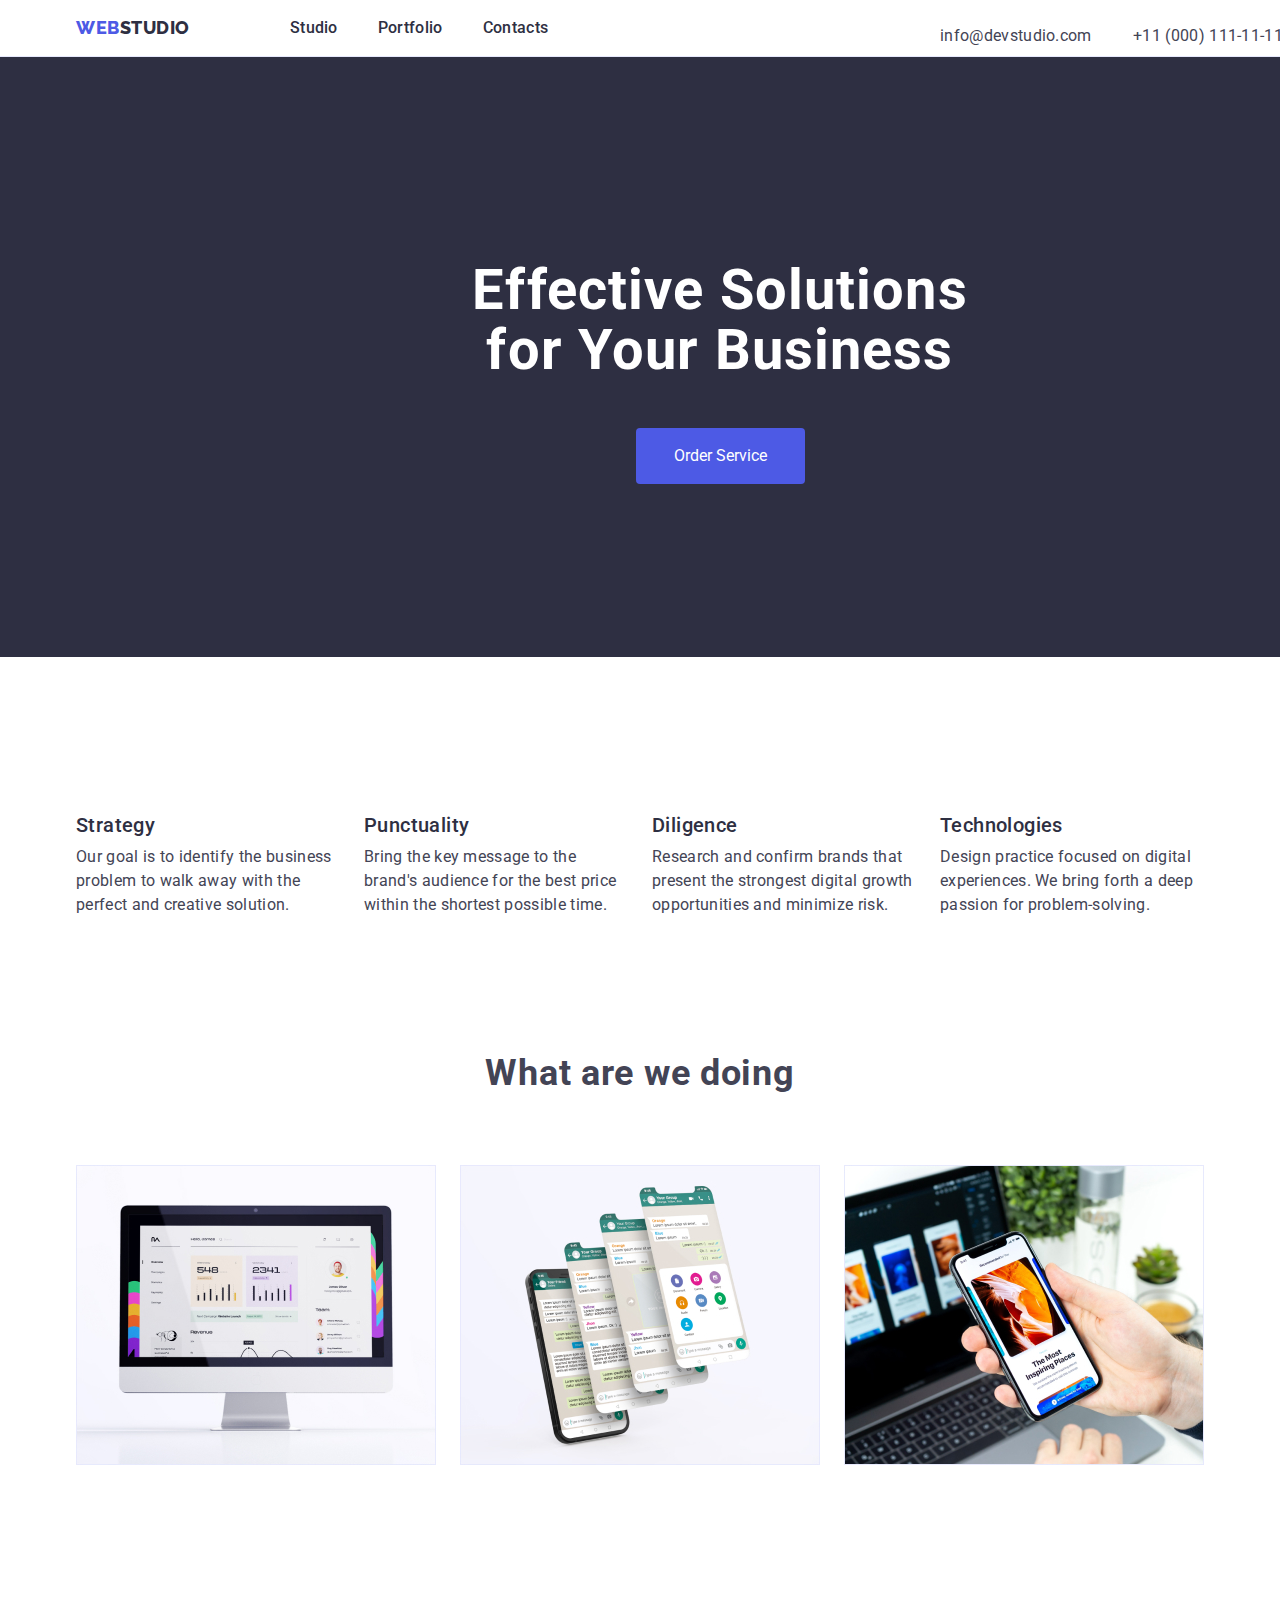
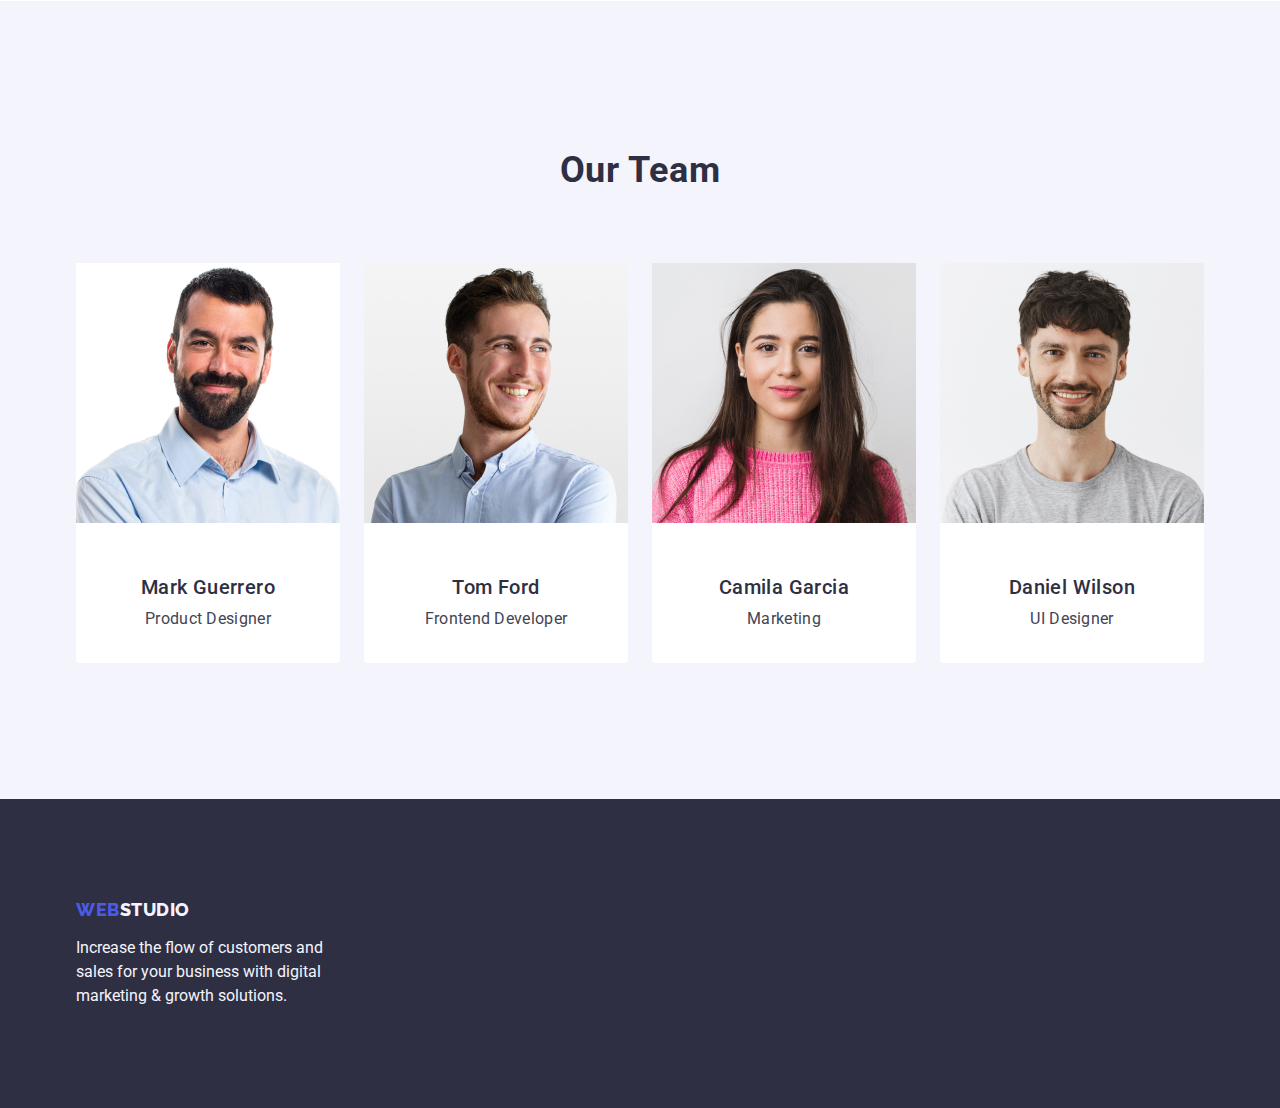
<file: index.html>
<!DOCTYPE html>
<html lang="en">
<head>
    <meta charset="UTF-8">
    <meta http-equiv="X-UA-Compatible" content="IE=edge">
    <meta name="viewport" content="width-device-width, initial -scale-1.0">
    <meta
        name="description"
        content="Effective Solutions
        for Your Business"
    >
    <title>
        WebStudio
    </title>
    <link rel="preconnect" href="https://fonts.googleapis.com">
    <link rel="preconnect" href="https://fonts.gstatic.com" crossorigin>
    <link href="https://fonts.googleapis.com/css2?family=Raleway:wght@800&family=Roboto:wght@400;500;700&display=swap" rel="stylesheet">
    <link rel="stylesheet" href="https://cdnjs.cloudflare.com/ajax/libs/modern-normalize/1.1.0/modern-normalize.min.css"/>
    <link rel="icon" type="image/png" sizes="32x32" href="./images/favicon-32x32.png">
    <link rel="stylesheet" href="./css/styles.css">
    
</head>
<body>
    
    <header class="header">
        <div class="navigator container">

    

        <nav class="discript"> 
            <a class="logo link" href="./index.html">Web<span class="span link">Studio</span></a>
            
            <ul class="page list">
                <li>
                    <a class="nav link" href="./index.html">Studio</a>
                </li>
                <li>
                    <a class="nav link" href="./portfolio.html">Portfolio</a>
                </li>
                <li>
                     <a class="nav link" href="">Contacts</a>
                </li>
            </ul>
            
            
        </nav>
            <address>
                <ul class="contakts list">
                    <li>
                    <a class="mail link" href="mailto:info@devstudio.com" target="_blank" rel="noopener noreferrer">info@devstudio.com</a>
                    </li>
                    <li>
                    <a class="tel link" href="tel:+110001111111">+11 (000) 111-11-11</a>
                    </li>

                </ul>
            
            </address>
        </div>          
        
    </header>
    
    <main>
        
        <section class="hero">
            <div class="container">
            
            <h1 class="hero-solution">Effective Solutions
                for Your Business
            </h1>
            <button type="button" class="btn">Order Service</button>
            </div>
            

        </section>
        
        <section class="strategy">
            <div class="container">
            <h2 class="hidden" hidden>стратегія </h2>
            <ul class="techno list">
                <li class="element">
                    <h3 class="name-class">Strategy</h3>
                    <p class="front-class">Our goal is to identify the business
                    problem to walk away with the perfect and creative solution.
                    </p>
                </li>
                <li class="element">
                    <h3 class="name-class">Punctuality</h3>
                    <p class="front-class">Bring the key message to the brand's audience for the best price within the shortest possible time.
                    </p>
                </li>
                <li class="element">
                    <h3 class="name-class">Diligence</h3>
                    <p class="front-class">Research and confirm brands that present the strongest digital growth opportunities and minimize risk.
                    </p>
                </li>
                <li class="element">
                    <h3 class="name-class">Technologies</h3>
                    <p class="front-class">Design practice focused on digital experiences. We bring forth a deep passion for problem-solving.           
                    </p>
                </li>
            </ul>
            </div>
            
            

        </section>
        <section class="foto">
            <div class="container">
            <h2 class="work">What are we doing</h2>
            <ul class="rectangle list">
                <li class="what">
                    <img  src="./images/Rectangle71.jpg" alt="Rectangle 71" width="360">
                </li>
                <li class="what">
                    <img  src="./images/Rectangle71(1).jpg" alt="Rectangle 71 (1)" width="360">
                </li>
                <li class="what">
                    <img  src="./images/Rectangle71(2).jpg" alt="Rectangle 7 (2)" width="360">
                </li>
            </ul>
            </div>
            
    
        </section>
        <section class="comand">
            <div class="container">
            <h2 class="team">Our Team</h2>
            <ul class="item list">
                <li class="team-item">
                
                    <img src="./images/img.jpg" alt="img.jpg" width="264">
                    <div class="people">
                
                    <h3 class="name">Mark Guerrero</h3>
                    <p class="front">Product Designer</p>
                    </div>
                </li>
                <li class="team-item">
                
                    <img src="./images/img(1).jpg" alt="img (1).jpg" width="264">
                    <div class="people">
                    <h3 class="name">Tom Ford</h3>
                    <p class="front">Frontend Developer</p>
                    </div>
                </li>
                <li class="team-item">
                
                    <img src="./images/img(2).jpg" alt="img (2).jpg" width="264">
                    <div class="people">
                    <h3 class="name">Camila Garcia</h3>
                    <p class="front">Marketing</p>
                    </div>
                </li>
                <li class="team-item">
                
                    <img src="./images/img(3).jpg" alt="img (3).jpg" width="264">
                    <div class="people">
                    <h3 class="name">Daniel Wilson</h3>
                    <p class="front">UI Designer</p>
                    </div>
                </li>
            </ul>
            </div>
            
            
            
            
                

        </section>
    </main>
    <footer class="footer">
        <div class="container">
        <a  href="./index.html" class="web link">Web<span class="studio link">Studio</span></a>                       
        <p class="text">Increase the flow of customers and sales for your business with digital marketing & growth solutions.</p>
        </div>  
        
        
    </footer>
    
        
</body>
</html>
</file>
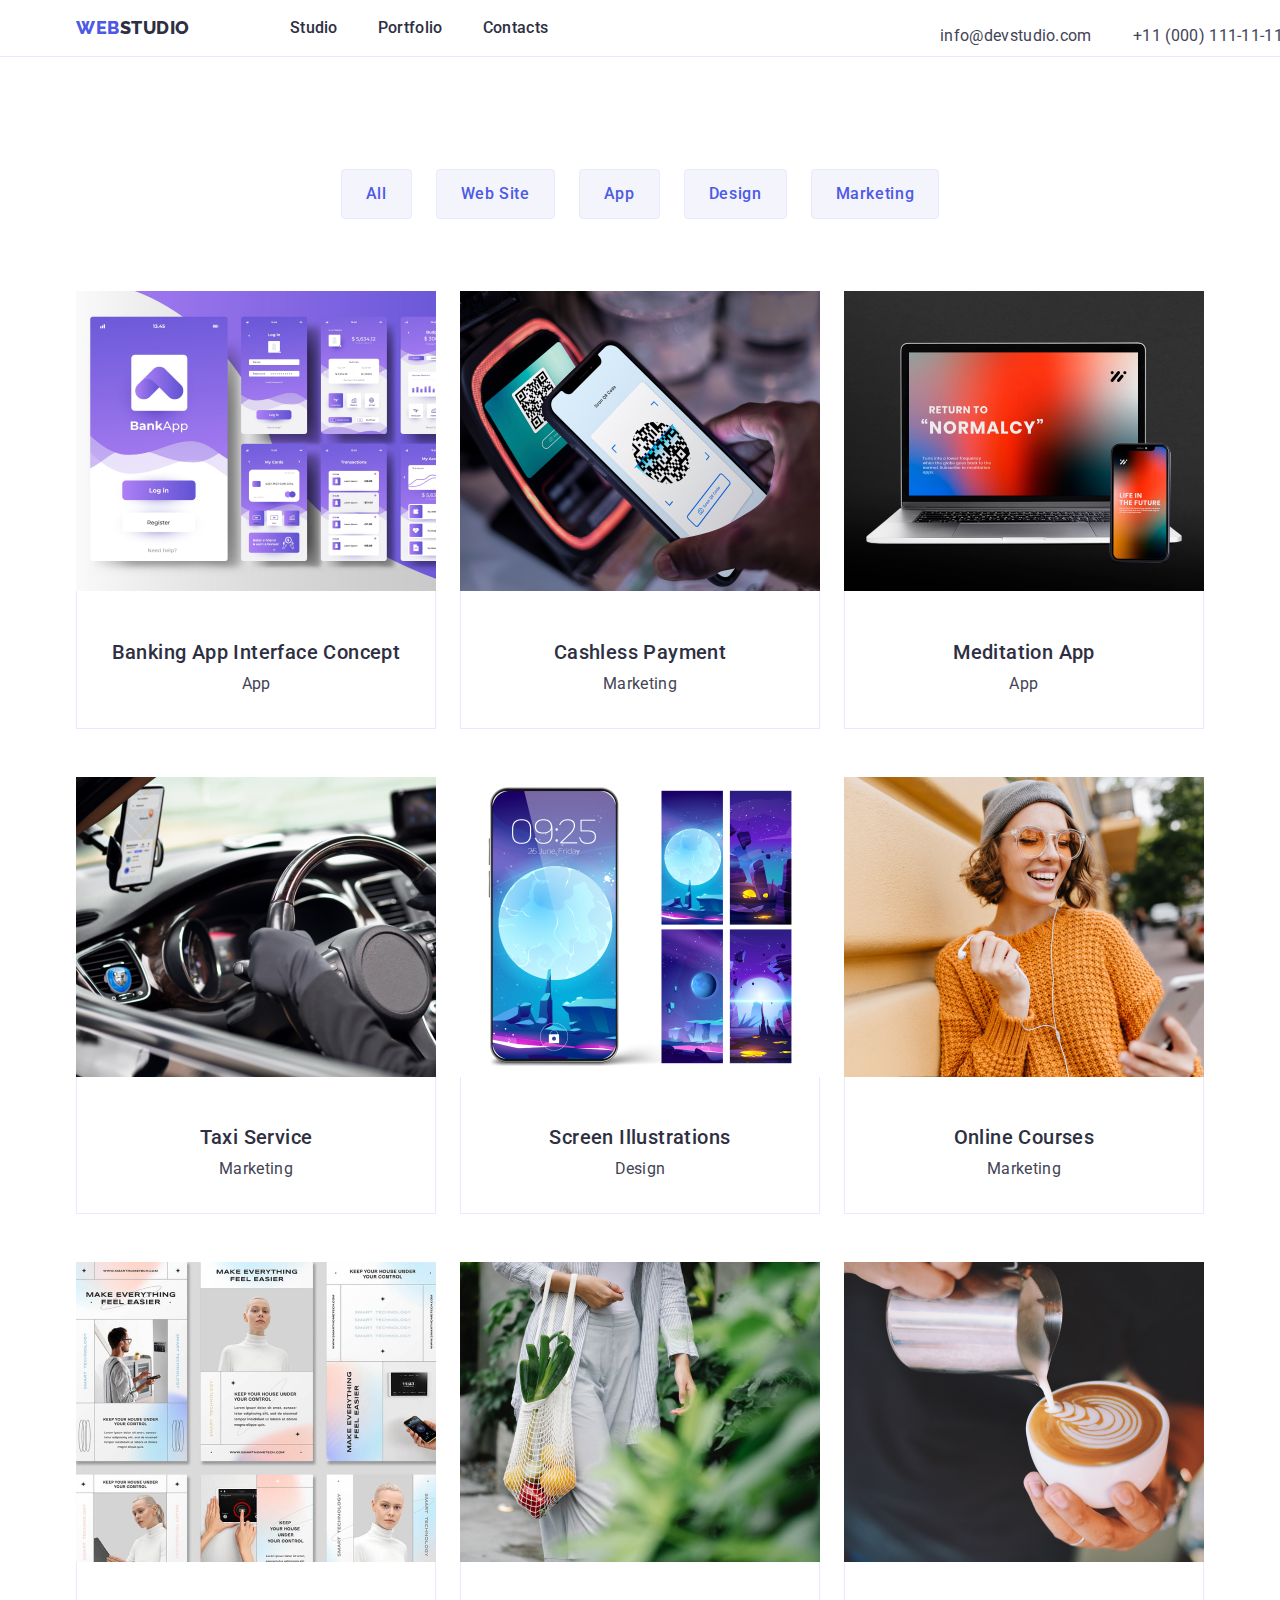
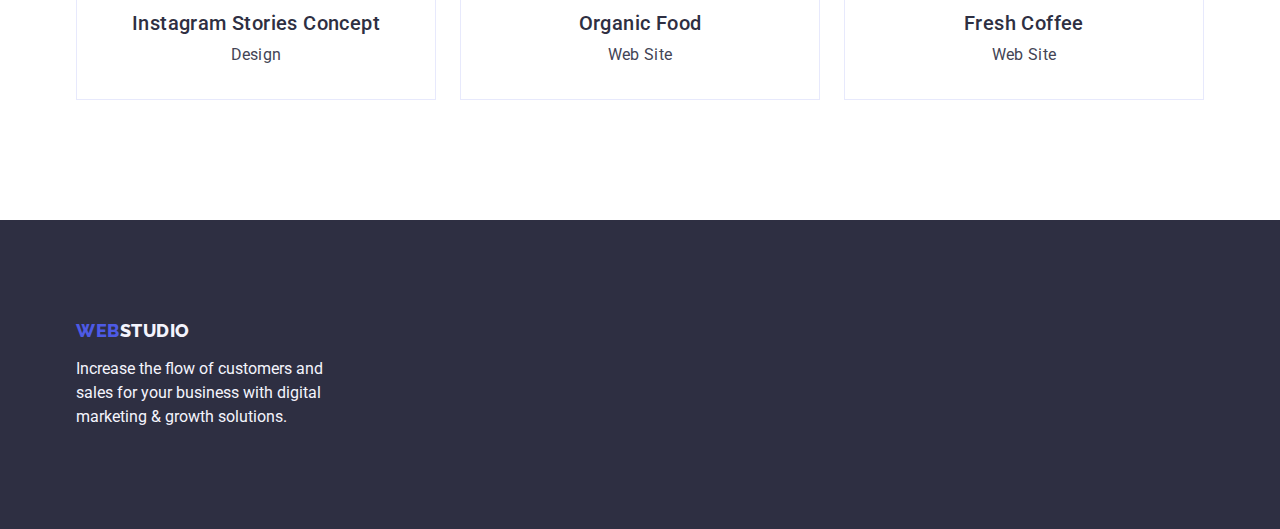
<file: portfolio.html>
<!DOCTYPE html>
<html lang="en">
<head>
    <meta charset="UTF-8">
    <meta http-equiv="X-UA-Compatible" content="IE=edge">
    <meta name="viewport" content="width=device-width, initial-scale=1.0">
    <title>Portfolio</title>
    <link rel="preconnect" href="https://fonts.googleapis.com">
    <link rel="preconnect" href="https://fonts.gstatic.com" crossorigin>
    <link href="https://fonts.googleapis.com/css2?family=Raleway:wght@800&family=Roboto:wght@400;500;700&display=swap" rel="stylesheet">
    <link rel="stylesheet" href="https://cdnjs.cloudflare.com/ajax/libs/modern-normalize/1.1.0/modern-normalize.min.css"/>
    <link rel="icon" type="image/png" sizes="32x32" href="./images/favicon-32x32.png">
    <link rel="stylesheet" href="./css/styles.css">
</head>
<body>
    <header class="header">
        <div class="navigator container">
        <nav class="discript">
             <a  href="./index.html" target="_parent" class="logo link">Web<span class="span link">Studio</span></a>
            <ul class="page list">
                <li><a class="nav link" href="./index.html">Studio</a></li>
                <li><a class="nav link" href="./portfolio.html">Portfolio</a></li>
                <li><a class="nav link" href="">Contacts</a></li>
            </ul>
        </nav>
        <address>
            <ul class="contakts list">
                <li>
                    <a class="mail link" href="mailto:info@devstudio.com" target="_blank" rel="noopener noreferrer">info@devstudio.com</a>
                </li>
                <li>
                    <a class="tel link" href="tel:+110001111111">+11 (000) 111-11-11</a>
                </li>

            </ul>
            
        </address>
        </div>
                
    </header>
    <main>
        <section class="offer">
            <div class="container">
            <h1 hidden>не може бути пустим</h1>
        
            <ul class="port list">
                <li>
                    <button class="portfolio" type="button">All</button>
                </li>
                <li>
                    <button class="portfolio" type="button">Web Site</button>
                </li>
                <li>
                    <button class="portfolio" type="button">App</button>
                </li>
                <li>
                    <button class="portfolio" type="button">Design</button>
                </li>
                <li>
                    <button class="portfolio" type="button">Marketing</button>
                </li>
                
            </ul>
            
            
        
        
            <ul class="discript list">
                <li class="bank">
                    
                    <a class="link" href="./images2/img5.jpg">
                    <img src="./images2/img5.jpg" alt="Banking" width="360">
                        
                        
                   
                        
                        <div class="interface">
                        <h2 class="name">Banking App Interface Concept</h2>
                        <p class="front">App</p>
                         </div>
                    </a>
                </li>
                <li class="bank">
                    
                    <a class="link" href="./images2/img6.jpg">
                    <img src="./images2/img6.jpg" alt="Cashless" width="360">
                        
                    
                        
                        <div class="interface">
                        <h2 class="name">Cashless Payment</h2>
                        <p class="front">Marketing</p>
                        </div>
                    </a>
                </li>
                <li class="bank">
                    
                    <a class="link" href="./images2/img7.jpg">
                    <img src="./images2/img7.jpg" alt="Meditation" width="360">
                        
                    
                        
                        <div class="interface">
                        <h2 class="name"> Meditation App</h2>
                        <p class="front">App</p>
                        </div>
                    </a>
                </li>
           
        
            
                <li class="bank">
                    
                    <a class="link" href="./images2/img8.jpg">
                    <img src="./images2/img8.jpg" alt="Taxi Service" width="360">
                        
                   
                        
                        <div class="interface">
                        <h2 class="name">Taxi Service</h2>
                        <p class="front">Marketing</p>
                        </div>
                    </a>
                </li>
                <li class="bank">
                   
                    <a class="link" href="./images2/img9.jpg">
                    <img src="./images2/img9.jpg" alt="Online Courses" width="360">
                        
                    
                        
                        <div class="interface">
                        <h2 class="name">Screen Illustrations</h2>
                        <p class="front">Design</p>
                        </div>
                    </a>
                </li>
                <li class="bank">
                    
                    <a class="link" href="./images2/img10.jpg">
                    <img src="./images2/img10.jpg" alt="Online Courses" width="360">
                        
                    
                        
                        <div class="interface">
                        <h2 class="name">Online Courses</h2>
                        <p class="front">Marketing</p>
                        </div>
                    </a>
                </li>
            
        
          
                <li class="bank">
                    
                    
                    <a class="link" href="./images2/img11.jpg">
                    <img src="./images2/img11.jpg" alt="Instagram Stories" width="360">
                        
                    
                        
                        <div class="interface">
                        <h2 class="name">Instagram Stories Concept</h2>
                        <p class="front">Design</p>
                        </div>
                    </a>
                </li>
                <li class="bank">
                    
                    <a class="link" href="./images2/img12.jpg">
                    <img src="./images2/img12.jpg" alt="Organic Food" width="360">
                        
                        
                   
                        
                        <div class="interface">
                        <h2 class="name">Organic Food</h2>
                        <p class="front">Web Site</p>
                        </div>
                    </a>
                </li>
                <li class="bank">
                    
                    <a class="link" href="./images2/img13.jpg">
                    <img src="./images2/img13.jpg" alt="Fresh Coffee" width="360">
                        
                    
                        
                        <div class="interface">
                        <h2 class="name">Fresh Coffee</h2>
                        <p class="front">Web Site</p>
                        </div>
                    </a>
                </li>
            </ul>
            </div>
        </section>
    </main>
    <footer class="footer">
        <div class="container">
        <a  href="./index.html" class="web link">Web<span class="studio link">Studio</span></a>           
        <p class="text">Increase the flow of customers and sales for your business with digital marketing & growth solutions.</p>
        </div>  
        
        
    </footer>
    
</body>
</html>
</file>
<file: css/styles.css>
:root {
    --back-color: #ffffff;
    --navy-blue: #2e2f42;
    --cloud: #f4f4fd;
    --iris: #4d5ae5;
    --ocean: #404bbf;
    --slate: #434455;
}
* {
    box-sizing: border-box;
}
body {
    font-family: "Roboto", sans-serif;
    color: var(--slate);
    background-color: var(--back-color);
    margin-left: auto;
    margin-right: auto;
    margin: 0%;
    padding: 0%;
}
.logo {
    font-family: "Raleway", sans-serif;
    font-weight: 800;
    font-size: 18px;
    line-height: 1.17;
    letter-spacing: 0.03em;
    text-transform: uppercase;
    color: var(--iris);
    margin-right: 76px;
}
img {
    display: block;
}
      
.link {
    text-decoration: none;
}

.span {
    color: var(--navy-blue);
   
}
.list {
     list-style: none;
}
.nav {
    font-weight: 500;
    font-size: 16px;
    line-height: 1.5;
    letter-spacing: 0.02em;
    color: var(--navy-blue);
    margin-right: auto;
    
 }
.nav:hover,
.nav:focus {
     color: var(--ocean) ;

}
.mail {
    font-style: normal;
   
}
.mail {
    font-size: 16px;
    line-height: 1.5;
    letter-spacing: 0.02em;
    color: var(--slate);
    margin-right: 0;
    position: absolute;
    width: 153px;
    height: 24px;
    left: 940px;
    top: 24px;
    font-family: 'Roboto';
    font-style: normal;
    font-weight: 400;
    font-size: 16px;
    line-height: 24px;
    letter-spacing: 0.02em;      
}
.mail:hover,
.mail:focus {
    color: var(--ocean);
}
.tel {
    font-style: normal;
}
.tel{
    position: absolute;
    width: 151px;
    height: 24px;
    left: 1133px;
    top: 24px;
    font-family: 'Roboto';
    font-style: normal;
    font-weight: 400;
    font-size: 16px;
    line-height: 24px;
    letter-spacing: 0.02em;
    color: var(--slate);
}
.tel:hover,
.tel:focus{
    color: var(--ocean);
}

.contakts {
    padding: 0;
    display: flex;
    gap: 40px;    
}
.hero {
    background-color: var(--navy-blue);
    width: 1440px;
    height: 600px;
    left: 0px;
    top: 72px;
    padding: 188px 0;
}
.hero-solution {
    position: absolute;
    width: 496px;
    height: 120px;
    left: 472px;
    top: 260px;
    font-family: 'Roboto';
    font-style: normal;
    font-weight: 700;
    font-size: 56px;
    line-height: 60px;
    text-align: center;
    letter-spacing: 0.02em;
    color: var(--back-color);
    margin: 0;
    max-width: 496px;
    
    
}
.btn {
    background-color: var(--iris);
    font-family: "Roboto", sans-serif;
    display: flex;
    flex-direction: row;
    align-items: flex-start;
    padding: 16px 32px;
    gap: 10px;
    position: absolute;
    width: 169px;
    height: 56px;
    left: 636px;
    top: 428px;
    color: var(--back-color);
    cursor: pointer;
    display: block;
    min-width: 169px;
    border: none;
    border-radius: 4px;
    margin: auto;
}
.btn:hover,
.btn:focus {
    background-color: var(--ocean);
}
.name {
    font-weight: 500;
    font-size: 20px;
    line-height: 1.2;
    letter-spacing: 0.02em;
    color: var(--navy-blue);
    text-align: center;
    margin-bottom: 8px;
   

    
}
.front {
    font-size: 16px;
    line-height: 1.5;
    letter-spacing: 0.02em;
    color: var(--slate);
    text-align: center;
    margin: 0;
    
}
.name-class {
    font-weight: 500;
    font-size: 20px;
    line-height: 1.2;
    letter-spacing: 0.02em;
    color: var(--navy-blue);
    text-align: left;
    margin-bottom: 8px;
    
}
.front-class {
    font-size: 16px;
    line-height: 1.5;
    letter-spacing: 0.02em;
    color: var(--slate);
    text-align: left;
    margin: 0;
}
.team {
    font-size: 36px;
    line-height: 1.11;
    text-align: center;
    letter-spacing: 0.02em;
    text-transform: capitalize;
    color: var(--navy-blue);
    margin-bottom: 72px;
    text-align: center;
   
}
.foto {
    
}
.foto-studio {
    background-color: var(-back-color);
}
.team-item {
    background-color: var(--back-color);
    flex-basis: calc((100% - 72px) / 4);
    border-radius: 0px 0px 4px 4px;
}
.footer {
    background-color: var(--navy-blue);
    padding: 100px 0;
    
}

.text {
    color: var(-cloud);
    margin: 0;
}
.portfolio {
    background-color: var(--cloud);
    font-family: "Roboto", sans-serif;
    font-weight: 500;
    font-size: 16px;
    line-height: 1.5;
    letter-spacing: 0.04em;
    color: var(--iris);
    cursor: pointer;
    padding: 12px 24px;
    border: 1px solid #e7e9fc;
    border-radius: 4px;    
}
.portfolio:hover,
.portfolio:focus {
    color: var(--back-color);
    background-color: var(--ocean);
    border: 1px solid transparent;
}
.footer-studio {
    color: var(--cloud);
}
.web {
    
    font-family: 'Raleway', sans-serif;
    font-weight: 800;
    font-size: 18px;
    line-height: 1.17;
    letter-spacing: 0.03em;
    text-transform: uppercase;
    color:  var(--iris);
    display: inline-block;
    margin-bottom: 16px;
}
.studio {
    color: var(--cloud);
    width: 71px;
    font-family: 'Raleway';
    font-style: normal;
    font-weight: 800;
    font-size: 18px;
    line-height: 21px;  
    letter-spacing: 0.03em;
    text-transform: uppercase;
} 
.text {
    font-family: 'Roboto';
    font-style: normal;
    font-weight: 400;
    font-size: 16px;
    line-height: 24px;
    color: var(--cloud);
    max-width: 264px;
}
.header {
    border-bottom: 1px solid #e7e9fc;

}
.navigator {
    display: flex;
    align-items: center;
}
.container {
    width: 1158px;
    padding: 0 15px;
    margin: 0 auto; 

}
.discript {
    display: flex;
    align-items: center;
    margin: 0%;

}
.page {
    display: flex;
    gap: 40px;
    padding: 0;
}
.nav {
    padding: 24px 0;
}
.strategy {
    padding: 120px 0;
}
.techno {
    display: flex;
    gap: 24px;
    padding: 0;
   
}
.element {
    margin-right: 0px;
    flex-basis: calc((100% - 72px) / 4);
   
   
}
.comand {
    padding: 120px 0;
    background-color: var(--cloud);
}
.foto {
    padding-bottom: 120px; 
}
.work {
    font-family: 'Roboto';
    text-align: center;
    letter-spacing: 0.02em;
    font-style: normal;
    font-weight: 700;
    font-size: 36px;
    line-height: 40px;
    margin: 0;
    margin-bottom: 72px;
}
.rectangle {
    display: flex;
    gap: 24px;
    margin-left: auto;
    padding: 0;
}
.what {
    flex-basis: calc((100% - 72px) / 4);
}
.item {
    display: flex;
    gap: 24px;
    padding: 0;
}
.people {
    padding: 32px 16px;
    border-radius: 0px 0px 4px 4px;
}
.offer {
    padding: 96px 0 120px;
}
.port {
    display: flex;
    justify-content: center;
    gap: 24px;
    margin-bottom: 72px;
    padding: 0;
}
.discript {
    display: flex;
    flex-wrap: wrap;
    column-gap: 24px;
    row-gap: 48px;
    position: initial;
    padding: 0%;
    
}   
.bank {
   width: calc((100% - 48px) / 3);
}
.interface {
    padding: 32px 16px;
    border: 1px solid #e7e9fc;
    border-top: none; 
}
</file>
